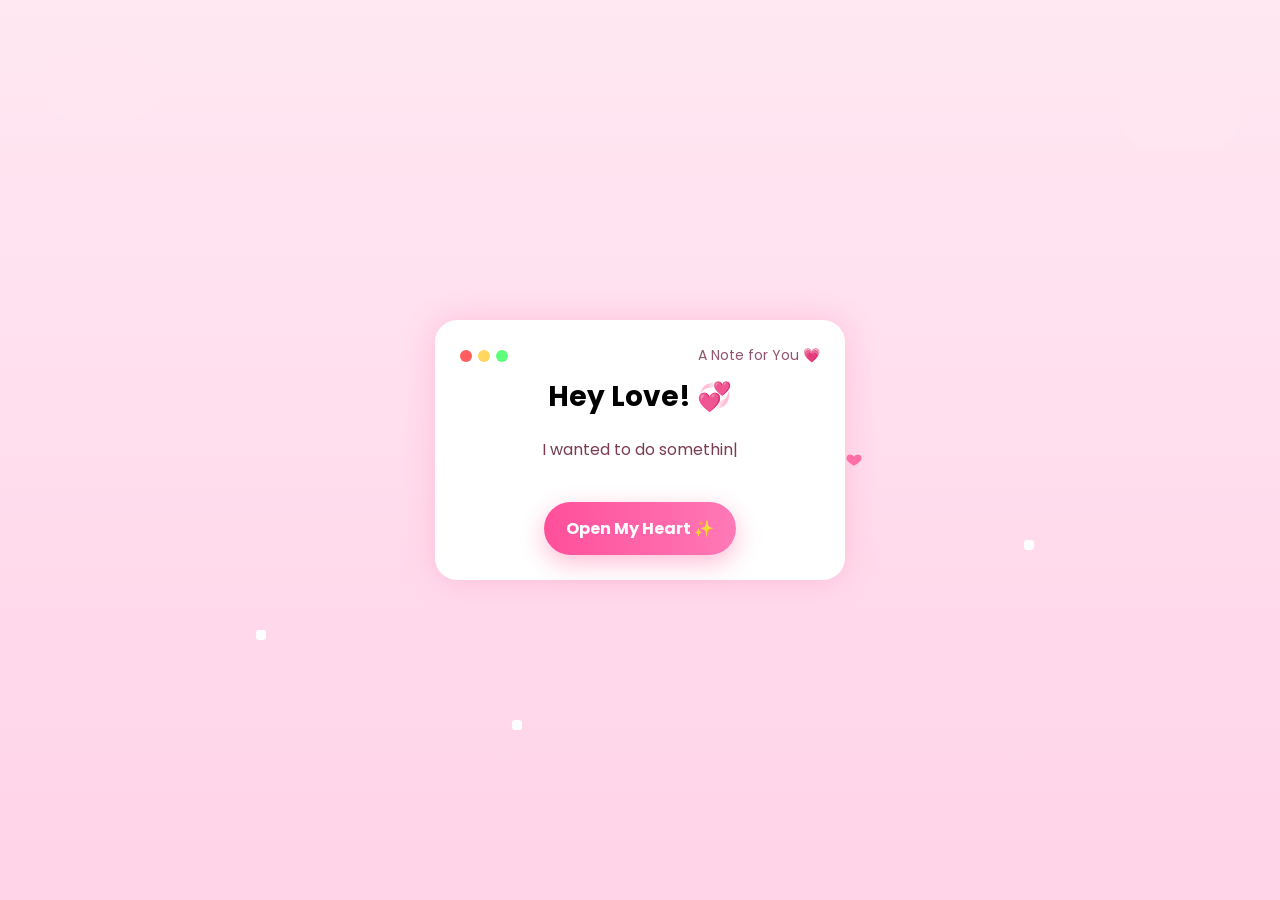
<file: index.html>
<!doctype html>
<html lang="en">
<head>
  <meta charset="utf-8">
  <title>Hey Love 💞</title>

  <link rel="stylesheet" href="page1.css">
  <link href="https://fonts.googleapis.com/css2?family=Nunito:wght@300;600;800&family=Poppins:wght@400;700&display=swap" rel="stylesheet">
</head>

<body>

<div class="background">
  <div class="cloud c1"></div>
  <div class="cloud c2"></div>
  <div class="star s1"></div>
  <div class="star s2"></div>
  <div class="star s3"></div>
</div>

<div class="card">
  <header class="head">
    <div class="dots">
      <span class="dot red"></span>
      <span class="dot yellow"></span>
      <span class="dot green"></span>
    </div>
    <span class="title">A Note for You 💗</span>
  </header>

  <h1 class="hero">Hey Love! 💞</h1>

  <p class="typing">
    <span id="typed"></span><span id="cursor">|</span>
  </p>

  <a href="page2.html" class="btn">Open My Heart ✨</a>

  
</div>

<div id="particles"></div>

<script src="page1.js"></script>
</body>
</html>
</file>
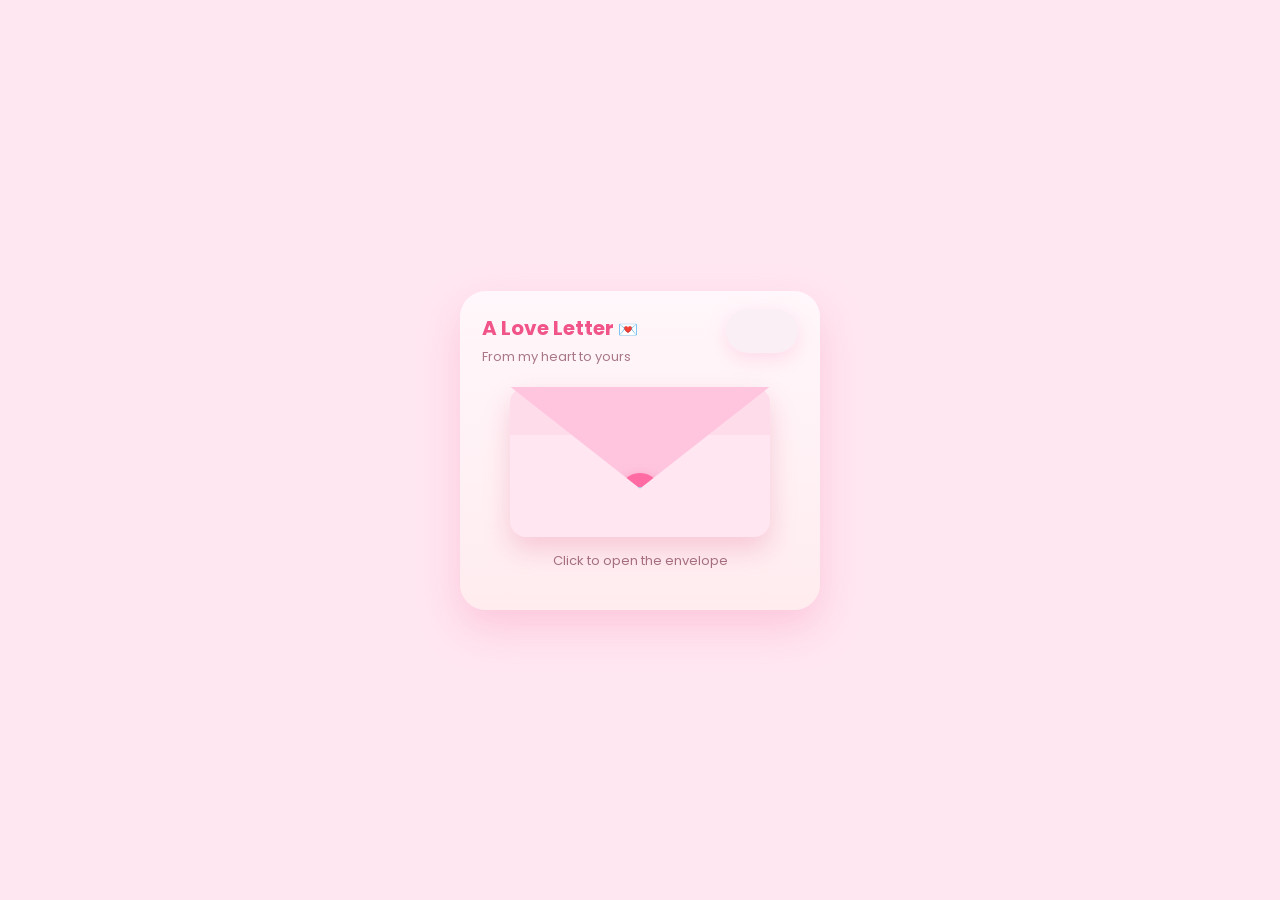
<file: page2.html>
<!doctype html>
<html lang="en">
<head>
  <meta charset="UTF-8">
  <title>A Love Letter 💌</title>
  <meta name="viewport" content="width=device-width, initial-scale=1">
  <link
    href="https://fonts.googleapis.com/css2?family=Poppins:wght@300;500;700&display=swap"
    rel="stylesheet"
  >
  <link rel="stylesheet" href="page2.css">
</head>
<body>

<div class="outer-card">

  <!-- header same on both states -->
  <header class="top-text">
    <h2>A Love Letter <span class="mini-heart">💌</span></h2>
    <p>From my heart to yours</p>
    <div class="cloud"></div>
  </header>

  <section class="content" id="contentBox">

    <!-- ============ ENVELOPE VIEW ============ -->
    <div class="envelope-view" id="envelopeView">
      <div class="envelope" id="envelopeClick">
        <div class="env-body"></div>
        <div class="env-flap">
          <div class="seal">💌</div>
        </div>
      </div>
      <p class="hint">Click to open the envelope</p>
    </div>

    <!-- ============ LETTER VIEW (hidden at start) ============ -->
    <div class="letter-view" id="letterView">
      <div class="letter-card">
        <div class="letter-header">
          <div class="left">
            <div class="circle-icon">💫</div>
            <span class="title">My Sweetest Love</span>
          </div>
          <div class="cat-pic">
            <!-- apni image laga sakta hai yaha -->
            <img src="cat.png" alt="Cat">
          </div>
        </div>

        <div class="letter-body">
          <p class="salute">My dearest love,</p>
          <p>
            Every moment with you feels like a beautiful dream that I never want
            to wake up from. I want you to know that you are the most precious
            person in my life. Every day with you is a gift, and I'm grateful
            for every second we share together. You make me want to be the best
            version of myself.
          </p>
        </div>

        <div class="seal-circle" id="nextButton">
          <div class="inner-heart">❤</div>
        </div>

      </div> <!-- .letter-card -->
    </div>   <!-- .letter-view -->

  </section>

</div>

<script src="page2.js"></script>
</body>
</html>
</file>
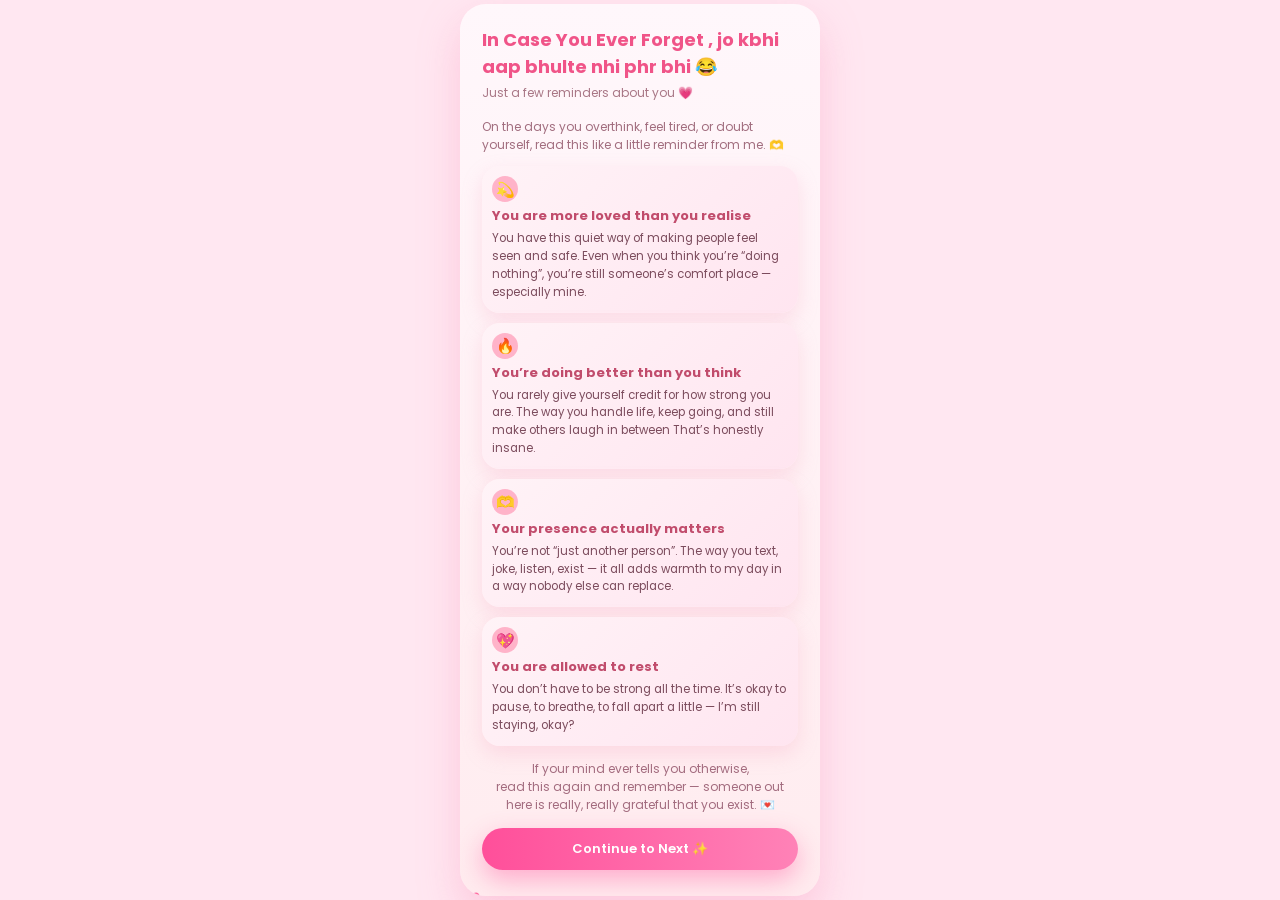
<file: page3.html>
<!doctype html>
<html lang="en">
<head>
  <meta charset="UTF-8">
  <title>In Case You Ever Forget 💫</title>
  <meta name="viewport" content="width=device-width, initial-scale=1">
  <link
    href="https://fonts.googleapis.com/css2?family=Poppins:wght@300;500;700&display=swap"
    rel="stylesheet"
  >
  <link rel="stylesheet" href="page3.css">
</head>
<body>

<div class="outer-card">

  <!-- header same theme -->
  <header class="top-text">
    <h2>In Case You Ever Forget ,
      jo kbhi aap bhulte nhi phr bhi 😂</h2>
    <p>Just a few reminders about you 💗</p>
    
  </header>

  <section class="content">
    <p class="intro-text">
      On the days you overthink, feel tired, or doubt yourself,
      read this like a little reminder from me. 🫶
    </p>

    <div class="reminder-list">
      <div class="reminder-card">
        <div class="icon-badge">💫</div>
        <h3>You are more loved than you realise</h3>
        <p>
          You have this quiet way of making people feel seen and safe.
          Even when you think you’re “doing nothing”, you’re still someone’s
          comfort place — especially mine.
        </p>
      </div>

      <div class="reminder-card">
        <div class="icon-badge">🔥</div>
        <h3>You’re doing better than you think</h3>
        <p>
          You rarely give yourself credit for how strong you are.
          The way you handle life, keep going, and still make others
          laugh in between That’s honestly insane.
        </p>
      </div>

      <div class="reminder-card">
        <div class="icon-badge">🫶</div>
        <h3>Your presence actually matters</h3>
        <p>
          You’re not “just another person”. The way you text, joke,
          listen, exist — it all adds warmth to my day in a way
          nobody else can replace.
        </p>
      </div>

      <div class="reminder-card">
        <div class="icon-badge">💖</div>
        <h3>You are allowed to rest</h3>
        <p>
          You don’t have to be strong all the time. It’s okay to pause,
          to breathe, to fall apart a little — I’m still staying, okay?
        </p>
      </div>
    </div>

    <p class="closing-text">
      If your mind ever tells you otherwise,<br>
      read this again and remember — someone out here is really,
      really grateful that you exist. 💌
    </p>
   

    <a href="page5.html" class="next-btn">Continue to Next ✨</a>
  </section>

    <!-- optional next button (you can change link later) -->
    <!-- <a href="page4.html" class="next-btn">Continue to Next ✨</a> -->
  </section>

  <div id="particles"></div>
</div>

<script src="page3.js"></script>
</body>
</html>
</file>
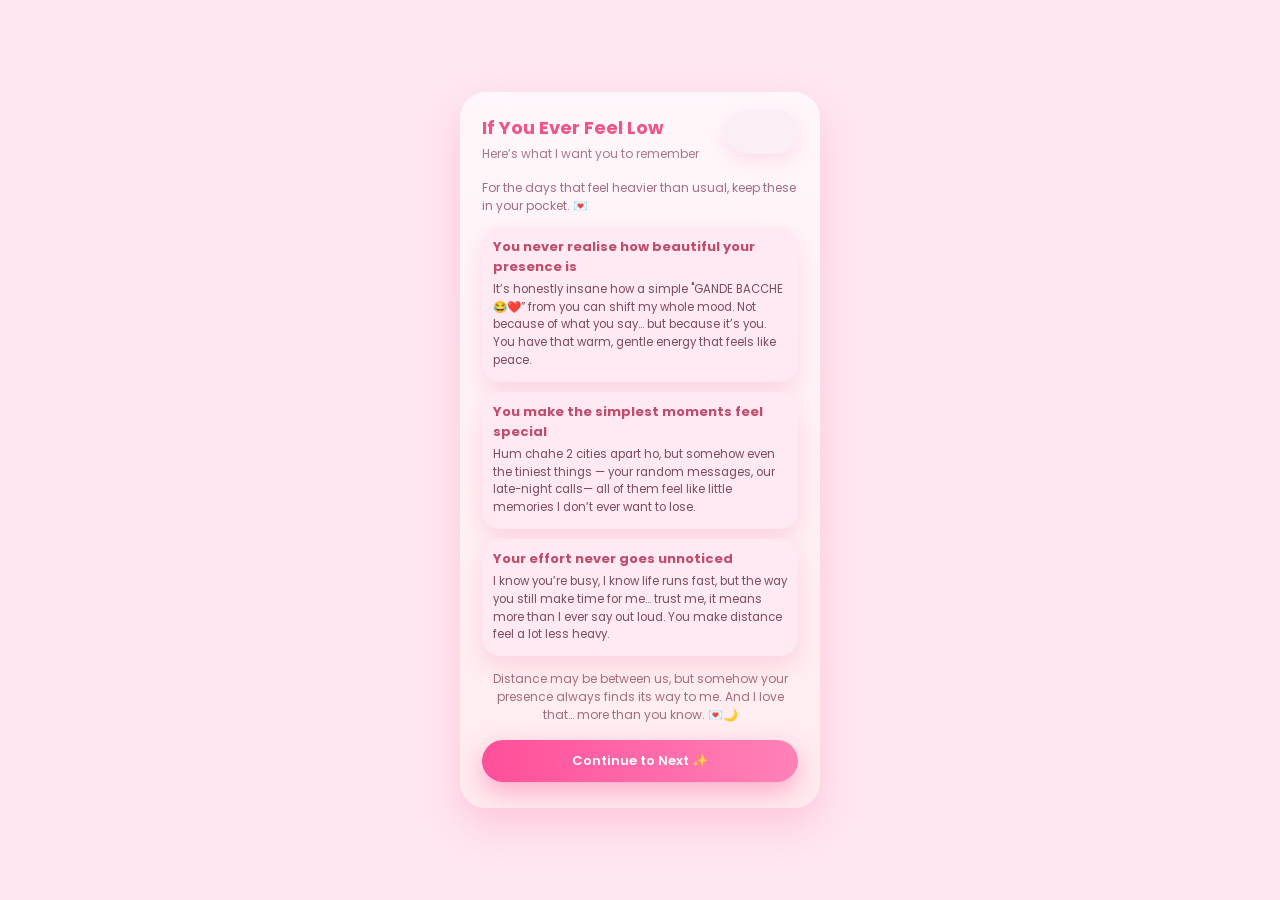
<file: page5.html>
<!doctype html>
<html lang="en">
<head>
  <meta charset="UTF-8">
  <title>If You Ever Feel Low 🌙</title>
  <meta name="viewport" content="width=device-width, initial-scale=1">
  <link
    href="https://fonts.googleapis.com/css2?family=Poppins:wght@300;500;700&display=swap"
    rel="stylesheet"
  >
  <link rel="stylesheet" href="page5.css">
</head>
<body>

<div class="outer-card">

  <header class="top-text">
    <h2>If You Ever Feel Low</h2>
    <p>Here’s what I want you to remember</p>
    <div class="cloud"></div>
  </header>

  <section class="content">
    <p class="intro-text">
      For the days that feel heavier than usual, keep these in your pocket. 💌
    </p>

    <div class="note-grid">
      <div class="note-card tilt-left">
        <h3>You never realise how beautiful your presence is</h3>
        <p>
          It’s honestly insane how a simple "GANDE BACCHE 😂❤️” from you can shift my whole mood.
Not because of what you say… but because it’s you.
You have that warm, gentle energy that feels like peace.
        </p>
      </div>

      <div class="note-card tilt-right">
        <h3>You make the simplest moments feel special</h3>
        <p>
          Hum chahe 2 cities apart ho,
but somehow even the tiniest things —
 your random messages,
our late-night calls—
all of them feel like little memories I don’t ever want to lose.
        </p>
      </div>

      <div class="note-card tilt-left">
        <h3>Your effort never goes unnoticed</h3>
        <p>
          I know you’re busy, I know life runs fast,
but the way you still make time for me…
trust me, it means more than I ever say out loud.
You make distance feel a lot less heavy.
        </p>
      </div>
    </div>

    <p class="closing-text">
      Distance may be between us,
but somehow your presence always finds its way to me.
And I love that… more than you know. 💌🌙
    </p>

    <a href="page6.html" class="next-btn">Continue to Next ✨</a>
  </section>

  <div id="particles"></div>
</div>

<script src="page5.js"></script>
</body>
</html>
</file>
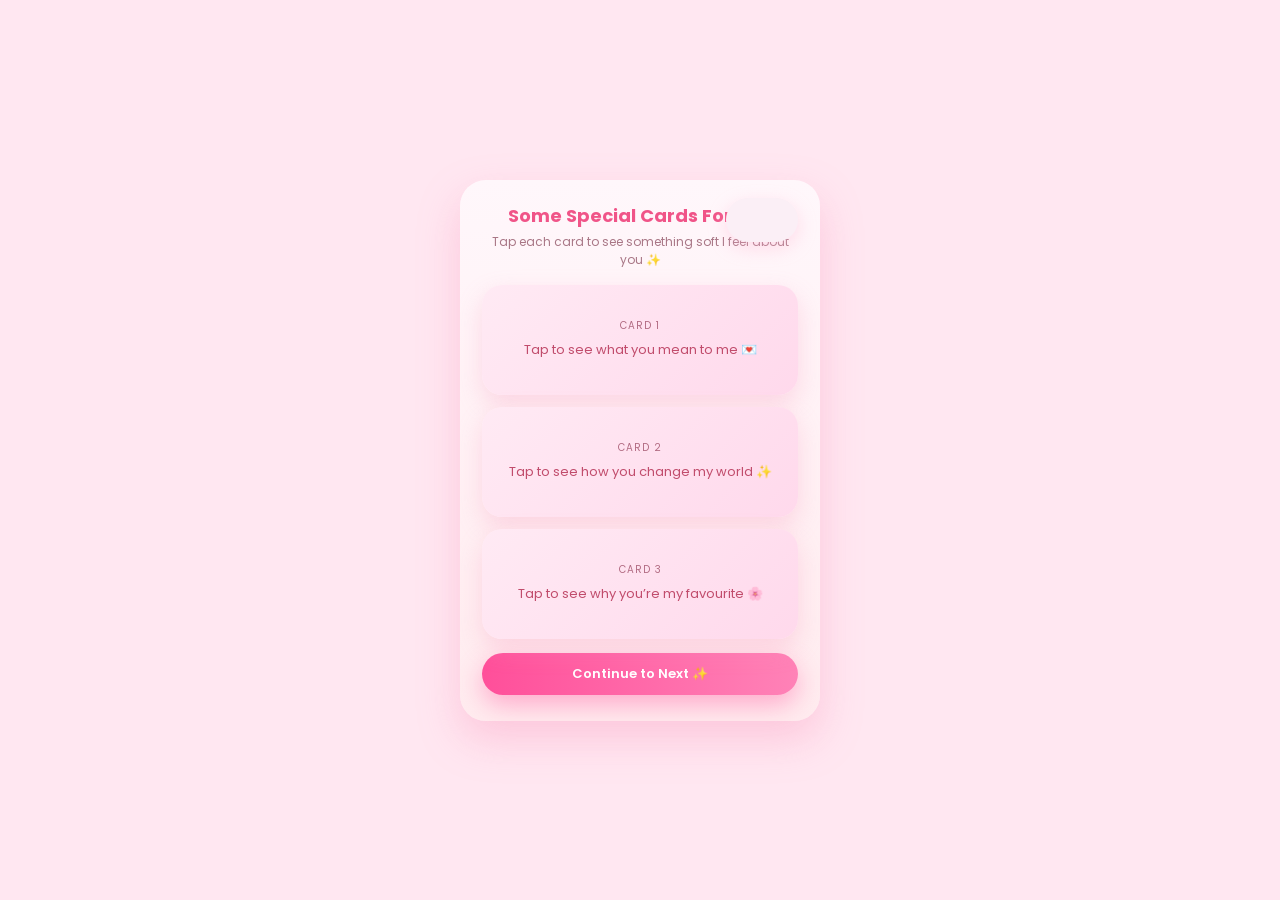
<file: page6.html>
<!doctype html>
<html lang="en">
<head>
  <meta charset="UTF-8">
  <title>Some Special Cards For You 💌</title>
  <meta name="viewport" content="width=device-width, initial-scale=1">
  <link
    href="https://fonts.googleapis.com/css2?family=Poppins:wght@300;500;700&display=swap"
    rel="stylesheet"
  >
  <link rel="stylesheet" href="page6.css">
</head>
<body>

<div class="outer-card">

  <header class="top-text">
    <h2>Some Special Cards For <span class="you-highlight">You</span></h2>
    <p>Tap each card to see something soft I feel about you ✨</p>
    <div class="cloud"></div>
  </header>

  <section class="content">

    <div class="cards">

      <!-- CARD 1 -->
      <div class="flip-card">
        <div class="flip-inner">
          <div class="flip-face flip-front">
            <span class="small-label">Card 1</span>
            <p>Tap to see what you mean to me 💌</p>
          </div>
          <div class="flip-face flip-back">
            <p>
              You’re the kind of memory I never want to lose – soft, safe
              and always a little brighter than the rest. <br><br>
              You’re my favourite thought at the end of a long day. ❤️
            </p>
            <span class="hint">Tap to flip back</span>
          </div>
        </div>
      </div>

      <!-- CARD 2 -->
      <div class="flip-card">
        <div class="flip-inner">
          <div class="flip-face flip-front">
            <span class="small-label">Card 2</span>
            <p>Tap to see how you change my world ✨</p>
          </div>
          <div class="flip-face flip-back">
            <p>
              Being with you doesn’t feel like drama or fireworks –
              it feels like coming home after a long day. <br><br>
              Quiet, warm and exactly where I want to be.
              You’re that kind of comfort for me. ✨
            </p>
            <span class="hint">Tap to flip back</span>
          </div>
        </div>
      </div>

      <!-- CARD 3 -->
      <div class="flip-card">
        <div class="flip-inner">
          <div class="flip-face flip-front">
            <span class="small-label">Card 3</span>
            <p>Tap to see why you’re my favourite 🌸</p>
          </div>
          <div class="flip-face flip-back">
            <p>
              I don’t know what the future looks like, but the idea of “us”
              in it feels right in a way I can’t fully explain. <br><br>
              Somewhere between our jokes and late-night talks, you became
              my favourite person. 🌷
            </p>
            <span class="hint">Tap to flip back</span>
          </div>
        </div>
      </div>

    </div>

    <a href="page7.html" class="next-btn">Continue to Next ✨</a>
  </section>

  <div id="particles"></div>
</div>

<script src="page6.js"></script>
</body>
</html>
</file>
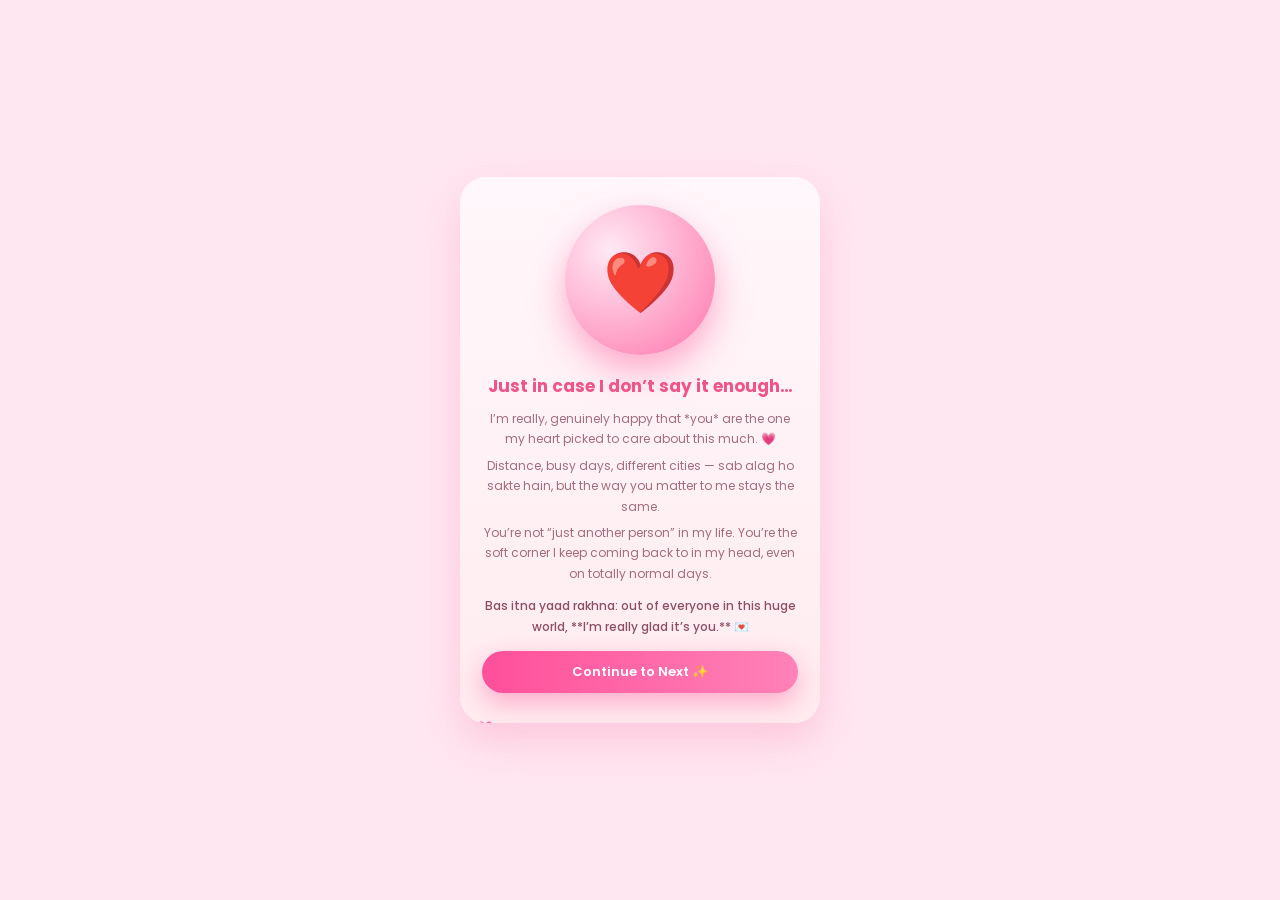
<file: page7.html>
<!doctype html>
<html lang="en">
<head>
  <meta charset="UTF-8">
  <title>From My Heart To You 💌</title>
  <meta name="viewport" content="width=device-width, initial-scale=1">
  <link
    href="https://fonts.googleapis.com/css2?family=Poppins:wght@300;500;700&display=swap"
    rel="stylesheet"
  >
  <link rel="stylesheet" href="page7.css">
</head>
<body>

<div class="outer-card">

  <section class="content">
    <div class="big-heart">
  <div class="heart-circle">
    <div class="heart-emoji">❤️</div>
  </div>
</div>



    <h2 class="title">Just in case I don’t say it enough…</h2>

    <p class="line">
      I’m really, genuinely happy that *you* are the one my heart picked
      to care about this much. 💗
    </p>

    <p class="line">
      Distance, busy days, different cities — sab alag ho sakte hain,
      but the way you matter to me stays the same.
    </p>

    <p class="line">
      You’re not “just another person” in my life.  
      You’re the soft corner I keep coming back to in my head,
      even on totally normal days.
    </p>

    <p class="line last">
      Bas itna yaad rakhna:  
      out of everyone in this huge world,  
      **I’m really glad it’s you.** 💌
    </p>

    <a href="page8.html" class="next-btn">Continue to Next ✨</a>
  </section>

  <div id="particles"></div>
</div>

<script src="page7.js"></script>
</body>
</html>
</file>
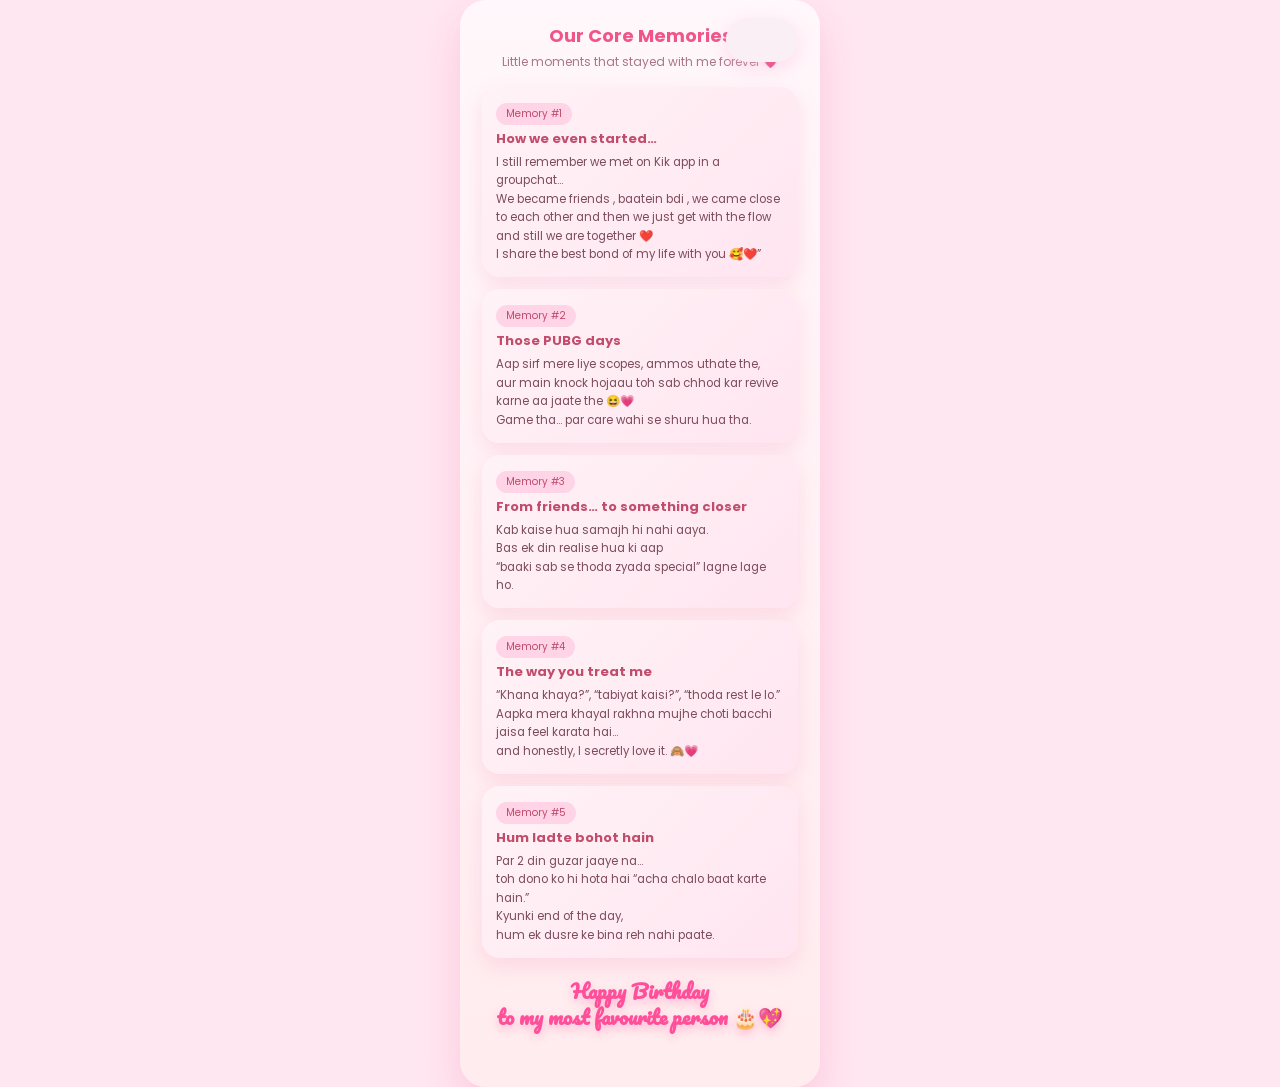
<file: page8.html>
<!doctype html>
<html lang="en">
<head>
  <meta charset="UTF-8">
  <title>Our Core Memories 💫</title>
  <meta name="viewport" content="width=device-width, initial-scale=1">
  <!-- Fonts -->
  <link href="https://fonts.googleapis.com/css2?family=Poppins:wght@300;500;700&family=Pacifico&display=swap" rel="stylesheet">

  <style>
    *{box-sizing:border-box;}
    body{
      margin:0;
      min-height:100vh;
      display:flex;
      justify-content:center;
      align-items:center;
      background:#ffe7f1;
      font-family:'Poppins',sans-serif;
    }

    /* main card */
    .outer-card{
      width:360px;
      max-width:92vw;
      border-radius:26px;
      padding:22px 22px 40px;
      background:linear-gradient(180deg,#fff7fb,#ffecef);
      box-shadow:0 18px 40px rgba(250,140,180,0.35);
      position:relative;
      overflow:hidden;
    }

    /* header */
    .top-text{
      position:relative;
      margin-bottom:16px;
      text-align:center;
    }
    .top-text h2{
      margin:0;
      font-size:18px;
      color:#f05488;
    }
    .top-text p{
      margin:4px 0 0;
      font-size:12px;
      color:#a97786;
    }
    .cloud{
      position:absolute;
      width:72px;height:44px;
      background:#fbeff6;
      border-radius:40px;
      right:0;top:-4px;
      box-shadow:0 6px 18px rgba(255,180,210,0.4);
    }

    .content{
      position:relative;
      z-index:2;
    }

    .mem-list{
      display:flex;
      flex-direction:column;
      gap:12px;
    }

    .mem-card{
      background:linear-gradient(135deg,#fff3f7,#ffe5f0);
      border-radius:18px;
      padding:12px 14px 14px;
      box-shadow:0 8px 20px rgba(245,150,185,0.25);
      opacity:0;
      transform:translateY(20px);
      transition:opacity .5s ease, transform .5s ease;
    }
    .mem-card.show{
      opacity:1;
      transform:translateY(0);
    }

    .tag{
      display:inline-block;
      font-size:10px;
      padding:3px 10px;
      border-radius:999px;
      background:#ffd4e6;
      color:#c04a6c;
      margin-bottom:4px;
    }

    .mem-card h3{
      margin:0 0 4px;
      font-size:13px;
      color:#c14c6c;
    }
    .mem-card p{
      margin:0;
      font-size:11.5px;
      line-height:1.6;
      color:#7c4c5d;
    }

    /* Birthday text */
    .birthday-text{
      margin-top:20px;
      font-family:'Pacifico', cursive;
      font-size:20px;
      color:#ff4f9a;
      text-align:center;
      line-height:1.3;
      text-shadow:0 4px 10px rgba(255,110,166,0.35);
    }

    /* floating hearts */
    #particles{
      position:absolute;
      inset:0;
      pointer-events:none;
      overflow:hidden;
      z-index:1;
    }
    .p-heart{
      position:absolute;
      width:18px;height:18px;
      animation:rise 7s linear infinite;
    }
    @keyframes rise{
      0%{opacity:0;transform:translateY(10px) scale(.8);}
      15%{opacity:0.9;}
      100%{opacity:0;transform:translateY(-260px) scale(1.1);}
    }
  </style>
</head>
<body>

<div class="outer-card">

  <header class="top-text">
    <h2>Our Core Memories</h2>
    <p>Little moments that stayed with me forever 💗</p>
    <div class="cloud"></div>
  </header>

  <section class="content">

    <div class="mem-list">

      <div class="mem-card">
        <div class="tag">Memory #1</div>
        <h3>How we even started…</h3>
        <p>
          I still remember we met on Kik app in a groupchat…<br>
          We became friends , baatein bdi , we came close to each other and then we just get with the flow and still we are together ❤️<br>
          I share the best bond of my life with you 🥰❤️”
        </p>
      </div>

      <div class="mem-card">
        <div class="tag">Memory #2</div>
        <h3>Those PUBG days</h3>
        <p>
          Aap sirf mere liye scopes, ammos uthate the,<br>
          aur main knock hojaau toh sab chhod kar revive karne aa jaate the 😆💗<br>
          Game tha… par care wahi se shuru hua tha.
        </p>
      </div>

      <div class="mem-card">
        <div class="tag">Memory #3</div>
        <h3>From friends… to something closer</h3>
        <p>
          Kab kaise hua samajh hi nahi aaya.<br>
          Bas ek din realise hua ki aap<br>
          “baaki sab se thoda zyada special” lagne lage ho.
        </p>
      </div>

      <div class="mem-card">
        <div class="tag">Memory #4</div>
        <h3>The way you treat me</h3>
        <p>
          “Khana khaya?”, “tabiyat kaisi?”, “thoda rest le lo.”<br>
          Aapka mera khayal rakhna mujhe choti bacchi jaisa feel karata hai…<br>
          and honestly, I secretly love it. 🙈💗
        </p>
      </div>

      <div class="mem-card">
        <div class="tag">Memory #5</div>
        <h3>Hum ladte bohot hain</h3>
        <p>
          Par 2 din guzar jaaye na…<br>
          toh dono ko hi hota hai “acha chalo baat karte hain.”<br>
          Kyunki end of the day,<br>
          hum ek dusre ke bina reh nahi paate.
        </p>
      </div>

    </div>

    <h2 class="birthday-text">
      Happy Birthday<br>to my most favourite person 🎂💖
    </h2>

  </section>

  <div id="particles"></div>
</div>

<script>
  document.addEventListener("DOMContentLoaded", () => {
    const cards = document.querySelectorAll(".mem-card");
    cards.forEach((card, index) => {
      setTimeout(() => card.classList.add("show"), 200 + index * 250);
    });

    const root = document.getElementById("particles");

    function spawnHearts(count = 3){
      if(!root) return;
      for(let i=0;i<count;i++){
        const el = document.createElement("div");
        el.className = "p-heart";
        el.innerHTML = `
          <svg viewBox="0 0 24 24" width="18" height="18">
            <path fill="#ff6fa5"
              d="M12 21s-7-4-9-7c-4-6 4-12 9-5 5-7 13-1 9 5-2 3-9 7-9 7z"/>
          </svg>`;
        el.style.left = Math.random()*90 + "%";
        el.style.bottom = (-10 - Math.random()*40) + "px";
        const dur = 5.5 + Math.random()*2.5;
        el.style.animationDuration = dur + "s";
        root.appendChild(el);
        setTimeout(()=>el.remove(), (dur+1)*1000);
      }
    }

    spawnHearts(8);
    setInterval(()=>spawnHearts(3), 3400);
  });
</script>

</body>
</html>
</file>
<file: page1.css>
body {
  margin: 0;
  font-family: 'Poppins', sans-serif;
  height: 100vh;
  display: flex;
  justify-content: center;
  align-items: center;
  background: linear-gradient(#ffe8f2, #ffd3e8);
  overflow: hidden;
}

/* Background clouds + stars */
.cloud {
  width: 120px; height: 70px;
  background: #ffe6f1;
  border-radius: 50px;
  filter: blur(1px);
  position: absolute;
}
.c1 { top: 50px; left: 40px; }
.c2 { top: 80px; right: 40px; }

.star {
  width: 10px; height: 10px;
  background: white;
  border-radius: 3px;
  position: absolute;
  animation: blink 2s infinite;
}
.s1 { left: 20%; top: 70%; }
.s2 { left: 40%; top: 80%; }
.s3 { left: 80%; top: 60%; }

@keyframes blink {
  50% { opacity: 0.2; }
}

/* Main card */
.card {
  width: 360px;
  padding: 25px;
  background: white;
  border-radius: 22px;
  box-shadow: 0 0 30px rgba(255, 100, 160, 0.25);
  text-align: center;
  position: relative;
}

/* Mac dots */
.dots { display: flex; gap: 6px; }
.dot { width: 12px; height: 12px; border-radius: 50%; }
.red { background: #ff5e5e; }
.yellow { background: #ffd75e; }
.green { background: #5eff7c; }

.head { display: flex; justify-content: space-between; align-items: center; }

.title {
  font-size: 14px;
  color: #90546c;
}

/* Hero heading */
.hero {
  margin-top: 10px;
  font-size: 28px;
}

/* Typing text */
.typing {
  min-height: 40px;
  color: #7a3d4f;
}

#cursor {
  animation: blinkCursor 0.7s infinite;
}

@keyframes blinkCursor {
  50% { opacity: 0; }
}

/* Button */
.btn {
  display: block;
  width: max-content;
  margin: 25px auto 0;
  padding: 14px 22px;
  background: linear-gradient(90deg, #ff4f9a, #ff79b7);
  color: white;
  text-decoration: none;
  border-radius: 40px;
  font-weight: 700;
  box-shadow: 0 8px 25px rgba(255, 40, 120, 0.3);
  transition: 0.3s;
}
.btn:hover {
  transform: scale(1.05);
}

/* Kitty sticker */
.kitty {
  width: 80px;
  position: absolute;
  bottom: -10px;
  left: -10px;
  animation: float 3s infinite;
}

@keyframes float {
  0% { transform: translateY(0); }
  50% { transform: translateY(-8px); }
  100% { transform: translateY(0); }
}

/* Heart particles */
#particles svg {
  position: absolute;
  width: 18px;
  height: 18px;
  animation: rise 6s linear infinite;
}

@keyframes rise {
  0% { opacity: 0; transform: translateY(0); }
  10% { opacity: 1; }
  100% { opacity: 0; transform: translateY(-500px); }
}
</file>
<file: page2.css>
* {
  box-sizing: border-box;
}

body {
  margin: 0;
  min-height: 100vh;
  display: flex;
  justify-content: center;
  align-items: center;
  background: #ffe7f1;
  font-family: 'Poppins', sans-serif;
}

/* big rounded card */
.outer-card {
  width: 360px;
  max-width: 92vw;
  border-radius: 26px;
  padding: 22px 22px 26px;
  background: linear-gradient(180deg, #fff7fb, #ffecef);
  box-shadow: 0 18px 40px rgba(250, 140, 180, 0.35);
  position: relative;
}

/* top heading */
.top-text {
  position: relative;
  margin-bottom: 20px;
}

.top-text h2 {
  margin: 0;
  font-size: 20px;
  color: #f05488;
}

.top-text p {
  margin: 4px 0 0;
  font-size: 13px;
  color: #a97786;
}

.mini-heart {
  font-size: 16px;
}

.cloud {
  position: absolute;
  width: 72px;
  height: 44px;
  background: #fbeff6;
  border-radius: 40px;
  right: 0;
  top: -4px;
  box-shadow: 0 6px 18px rgba(255, 180, 210, 0.4);
}

/* shared content wrapper */
.content {
  width: 100%;
}

/* ---------- ENVELOPE VIEW ---------- */
.envelope-view {
  text-align: center;
}

.envelope {
  width: 260px;
  height: 150px;
  margin: 10px auto 14px;
  border-radius: 16px;
  background: #ffdce9;
  box-shadow: 0 12px 26px rgba(230, 120, 160, 0.32);
  position: relative;
  cursor: pointer;
}

/* lower rectangle */
.env-body {
  position: absolute;
  inset: 32% 0 0 0;
  background: #ffe6f0;
  border-radius: 0 0 16px 16px;
}

/* upper triangle flap */
.env-flap {
  position: absolute;
  inset: 0;
  background: #ffc5df;
  clip-path: polygon(0 0, 100% 0, 50% 68%);
  display: flex;
  align-items: flex-end;
  justify-content: center;
  padding-bottom: 22px;
}

.seal {
  width: 42px;
  height: 42px;
  border-radius: 50%;
  background: #ff6ba2;
  box-shadow: 0 6px 14px rgba(222, 60, 120, 0.55);
  display: flex;
  justify-content: center;
  align-items: center;
  font-size: 20px;
  color: #fff;
}

.hint {
  font-size: 13px;
  color: #a26e7f;
}

/* ---------- LETTER VIEW ---------- */
.letter-view {
  display: none; /* hidden initially */
}

.letter-card {
  background: linear-gradient(180deg, #ffefd8, #ffe4d0);
  border-radius: 22px;
  padding: 18px 16px 20px;
  box-shadow: 0 10px 24px rgba(250, 180, 160, 0.3);
}

/* top bar */
.letter-header {
  display: flex;
  justify-content: space-between;
  align-items: center;
  margin-bottom: 14px;
}

.left {
  display: flex;
  align-items: center;
  gap: 8px;
}

.circle-icon {
  width: 24px;
  height: 24px;
  border-radius: 50%;
  background: #ffb3c9;
  display: flex;
  justify-content: center;
  align-items: center;
  font-size: 14px;
}

.title {
  font-size: 14px;
  font-weight: 600;
  color: #c45563;
}

/* cat image */
.cat-pic {
  width: 44px;
  height: 44px;
  border-radius: 14px;
  overflow: hidden;
}

.cat-pic img {
  width: 100%;
  height: 100%;
  object-fit: cover;
}

/* main text */
.letter-body {
  font-size: 13px;
  line-height: 1.6;
  color: #854d4e;
}

.salute {
  margin: 0 0 10px;
  color: #e06a7c;
  font-weight: 500;
}

/* seal bottom left */
.seal-area {
  margin-top: 18px;
  display: flex;
  justify-content: flex-start;
}

.seal-circle {
  width: 54px;
  height: 54px;
  border-radius: 50%;
  border: 2px solid rgba(237, 155, 165, 0.8);
  display: flex;
  align-items: center;
  justify-content: center;
  position: relative;
  cursor: pointer;
  transition: transform 0.2s ease;
}

.seal-circle::before {
  content: "";
  width: 44px;
  height: 44px;
  border-radius: 50%;
  border: 1px dashed rgba(237, 155, 165, 0.6);
  position: absolute;
}

.inner-heart {
  font-size: 18px;
  color: #e57486;
}

/* when opened -> show letter, hide envelope */
.content.opened .envelope-view {
  display: none;
}

.content.opened .letter-view {
  display: block;
  animation: fadeUp 0.6s ease-out;
}

@keyframes fadeUp {
  0% {
    opacity: 0;
    transform: translateY(16px);
  }
  100% {
    opacity: 1;
    transform: translateY(0);
  }
}

.seal-circle:hover {
  transform: scale(1.08);
}
</file>
<file: page3.css>
*{box-sizing:border-box;}
body{
  margin:0;
  min-height:100vh;
  display:flex;
  justify-content:center;
  align-items:center;
  background:#ffe7f1;
  font-family:'Poppins',sans-serif;
}

/* main card */
.outer-card{
  width:360px;
  max-width:92vw;
  border-radius:26px;
  padding:22px 22px 26px;
  background:linear-gradient(180deg,#fff7fb,#ffecef);
  box-shadow:0 18px 40px rgba(250,140,180,0.35);
  position:relative;
  overflow:hidden;
}

/* header */
.top-text{
  position:relative;
  margin-bottom:16px;
}
.top-text h2{
  margin:0;
  font-size:18px;
  color:#f05488;
}
.top-text p{
  margin:4px 0 0;
  font-size:12px;
  color:#a97786;
}
.cloud{
  position:absolute;
  width:72px;height:44px;
  background:#fbeff6;
  border-radius:40px;
  right:0;top:-4px;
  box-shadow:0 6px 18px rgba(255,180,210,0.4);
}

/* content */
.content{
  position:relative;
  z-index:2;
}

.intro-text{
  font-size:12px;
  color:#a26e7f;
  margin:0 0 12px;
}

/* reminder cards list */
.reminder-list{
  display:flex;
  flex-direction:column;
  gap:10px;
}

/* each card */
.reminder-card{
  background:linear-gradient(135deg,#fff3f7,#ffe5f0);
  border-radius:18px;
  padding:10px 10px 11px;
  box-shadow:0 8px 20px rgba(245,150,185,0.25);
  opacity:0;
  transform:translateY(18px) scale(.98);
  transition:opacity .45s ease, transform .45s ease;
}
.reminder-card.show{
  opacity:1;
  transform:translateY(0) scale(1);
}

.icon-badge{
  width:26px;height:26px;
  border-radius:999px;
  background:#ffb3c9;
  display:flex;
  align-items:center;
  justify-content:center;
  margin-bottom:4px;
  font-size:15px;
}

.reminder-card h3{
  margin:0 0 4px;
  font-size:13px;
  color:#c14c6c;
}
.reminder-card p{
  margin:0;
  font-size:11.5px;
  line-height:1.55;
  color:#7c4c5d;
}

/* closing line */
.closing-text{
  margin-top:14px;
  font-size:12px;
  color:#a36c7f;
  text-align:center;
}

.next-btn{
  display:block;
  margin:14px auto 0;
  width:100%;
  text-align:center;
  padding:11px 0;
  border-radius:999px;
  text-decoration:none;
  background:linear-gradient(90deg,#ff4f9a,#ff82b7);
  color:#fff;
  font-weight:600;
  font-size:13px;
  box-shadow:0 10px 26px rgba(255,90,160,0.45);
}


/* floating heart particles */
#particles{
  position:absolute;
  inset:0;
  pointer-events:none;
  overflow:hidden;
  z-index:1;
}
.p-heart{
  position:absolute;
  width:18px;
  height:18px;
  animation:rise 7s linear infinite;
}
@keyframes rise{
  0%{opacity:0;transform:translateY(10px) scale(.8);}
  15%{opacity:0.9;}
  100%{opacity:0;transform:translateY(-260px) scale(1.1);}
}
</file>
<file: page5.css>
*{box-sizing:border-box;}
body{
  margin:0;
  min-height:100vh;
  display:flex;
  justify-content:center;
  align-items:center;
  background:#ffe7f1;
  font-family:'Poppins',sans-serif;
}

.outer-card{
  width:360px;
  max-width:92vw;
  border-radius:26px;
  padding:22px 22px 26px;
  background:linear-gradient(180deg,#fff7fb,#ffecef);
  box-shadow:0 18px 40px rgba(250,140,180,0.35);
  position:relative;
  overflow:hidden;
}

.top-text{
  position:relative;
  margin-bottom:16px;
}
.top-text h2{
  margin:0;
  font-size:18px;
  color:#f05488;
}
.top-text p{
  margin:4px 0 0;
  font-size:12px;
  color:#a97786;
}
.cloud{
  position:absolute;
  width:72px;height:44px;
  background:#fbeff6;
  border-radius:40px;
  right:0;top:-4px;
  box-shadow:0 6px 18px rgba(255,180,210,0.4);
}

.content{position:relative;z-index:2;}

.intro-text{
  font-size:12px;
  color:#a26e7f;
  margin:0 0 12px;
}

/* sticky note style */
.note-grid{
  display:flex;
  flex-direction:column;
  gap:10px;
}

.note-card{
  background:#ffe9f2;
  border-radius:18px;
  padding:10px 11px 12px;
  box-shadow:0 10px 22px rgba(245,150,185,0.3);
  opacity:0;
  transform:translateY(18px) scale(.98);
  transition:opacity .45s ease, transform .45s ease;
}
.note-card.show{
  opacity:1;
  transform:translateY(0) scale(1);
}

.tilt-left{transform-origin:left center;}
.tilt-right{transform-origin:right center;}

.note-card h3{
  margin:0 0 4px;
  font-size:13px;
  color:#c14c6c;
}
.note-card p{
  margin:0;
  font-size:11.5px;
  line-height:1.55;
  color:#7c4c5d;
}

.closing-text{
  margin-top:14px;
  font-size:12px;
  color:#a36c7f;
  text-align:center;
}

.next-btn{
  display:block;
  margin:16px auto 0;
  width:100%;
  text-align:center;
  padding:11px 0;
  border-radius:999px;
  text-decoration:none;
  background:linear-gradient(90deg,#ff4f9a,#ff82b7);
  color:#fff;
  font-weight:600;
  font-size:13px;
  box-shadow:0 10px 26px rgba(255,90,160,0.45);
}

/* hearts */
#particles{
  position:absolute;
  inset:0;
  pointer-events:none;
  overflow:hidden;
  z-index:1;
}
.p-heart{
  position:absolute;
  width:18px;height:18px;
  animation:rise 7s linear infinite;
}
@keyframes rise{
  0%{opacity:0;transform:translateY(10px) scale(.8);}
  15%{opacity:0.9;}
  100%{opacity:0;transform:translateY(-260px) scale(1.1);}
}
</file>
<file: page6.css>
*{box-sizing:border-box;}
body{
  margin:0;
  min-height:100vh;
  display:flex;
  justify-content:center;
  align-items:center;
  background:#ffe7f1;
  font-family:'Poppins',sans-serif;
}

.outer-card{
  width:360px;
  max-width:92vw;
  border-radius:26px;
  padding:22px 22px 26px;
  background:linear-gradient(180deg,#fff7fb,#ffecef);
  box-shadow:0 18px 40px rgba(250,140,180,0.35);
  position:relative;
  overflow:hidden;
}

.top-text{
  position:relative;
  margin-bottom:16px;
  text-align:center;
}
.top-text h2{
  margin:0;
  font-size:18px;
  color:#f05488;
}
.you-highlight{
  color:#ff4f9a;
}
.top-text p{
  margin:4px 0 0;
  font-size:12px;
  color:#a97786;
}
.cloud{
  position:absolute;
  width:72px;height:44px;
  background:#fbeff6;
  border-radius:40px;
  right:0;top:-4px;
  box-shadow:0 6px 18px rgba(255,180,210,0.4);
}

.content{
  position:relative;
  z-index:2;
}

.cards{
  display:flex;
  flex-direction:column;
  gap:12px;
}

/* flip cards */
.flip-card{
  perspective:1000px;
  cursor:pointer;
}

.flip-inner{
  position:relative;
  width:100%;
  border-radius:20px;
  transform-style:preserve-3d;
  transition:transform .55s ease;
  box-shadow:0 10px 24px rgba(245,150,185,0.3);
  background:transparent;
}

.flip-card.flipped .flip-inner{
  transform:rotateY(180deg);
}

.flip-face{
  position:relative;
  padding:16px 16px 18px;
  min-height:110px;
  border-radius:20px;
  backface-visibility:hidden;
  display:flex;
  flex-direction:column;
  justify-content:center;
  text-align:center;
}

/* front */
.flip-front{
  background:linear-gradient(135deg,#ffeaf4,#ffd9ec);
  color:#c14c6c;
}
.flip-front p{
  margin:6px 0 0;
  font-size:13px;
}
.small-label{
  font-size:10px;
  text-transform:uppercase;
  letter-spacing:1px;
  color:#b26b82;
}

/* back */
.flip-back{
  position:absolute;
  inset:0;
  transform:rotateY(180deg);
  background:linear-gradient(135deg,#fff3f8,#ffe6f1);
  color:#7c4c5d;
  font-size:12px;
  line-height:1.6;
}

.hint{
  margin-top:10px;
  font-size:11px;
  color:#b17084;
}

/* hearts */
#particles{
  position:absolute;
  inset:0;
  pointer-events:none;
  overflow:hidden;
  z-index:1;
}
.p-heart{
  position:absolute;
  width:18px;height:18px;
  animation:rise 7s linear infinite;
}
@keyframes rise{
  0%{opacity:0;transform:translateY(10px) scale(.8);}
  15%{opacity:0.9;}
  100%{opacity:0;transform:translateY(-260px) scale(1.1);}
}
.next-btn{
  display:block;
  margin:14px auto 0;
  width:100%;
  text-align:center;
  padding:11px 0;
  border-radius:999px;
  text-decoration:none;
  background:linear-gradient(90deg,#ff4f9a,#ff82b7);
  color:#fff;
  font-weight:600;
  font-size:13px;
  box-shadow:0 10px 26px rgba(255,90,160,0.45);
}
</file>
<file: page7.css>
*{box-sizing:border-box;}
body{
  margin:0;
  min-height:100vh;
  display:flex;
  justify-content:center;
  align-items:center;
  background:#ffe7f1;
  font-family:'Poppins',sans-serif;
}

/* main card */
.outer-card{
  width:360px;
  max-width:92vw;
  border-radius:26px;
  padding:28px 22px 30px;
  background:linear-gradient(180deg,#fff7fb,#ffecef);
  box-shadow:0 18px 40px rgba(250,140,180,0.35);
  position:relative;
  overflow:hidden;
}

.content{
  position:relative;
  z-index:2;
  text-align:center;
}

/* BIG HEART – simple, clean */
.big-heart{
  width:150px;
  height:150px;
  margin:0 auto 18px;
  display:flex;
  align-items:center;
  justify-content:center;
}

.heart-circle{
  width:100%;
  height:100%;
  border-radius:50%;
  background:radial-gradient(circle at 30% 30%, #ffe9f4, #ff75ac);
  box-shadow:0 16px 34px rgba(255,110,166,0.55);
  display:flex;
  align-items:center;
  justify-content:center;
  animation:
    heart-pop 0.9s ease-out forwards,
    heart-breathe 1.8s ease-in-out 0.9s infinite;
}

.heart-emoji{
  font-size:60px;
  transform:translateY(2px);
}

@keyframes heart-pop{
  0%  {transform:scale(0.3) translateY(10px);opacity:0;}
  60% {transform:scale(1.1) translateY(0);opacity:1;}
  100%{transform:scale(1) translateY(0);opacity:1;}
}

@keyframes heart-breathe{
  0%  {transform:scale(1);}
  50% {transform:scale(1.06);}
  100%{transform:scale(1);}
}

/* text */
.title{
  font-size:17px;
  color:#f05488;
  margin:4px 0 10px;
}

.line{
  font-size:12px;
  color:#a26e7f;
  line-height:1.7;
  margin:6px 0;
}
.last{
  margin-top:12px;
  font-weight:500;
  color:#8d4f67;
}

/* optional replay button */
.restart{
  display:inline-block;
  margin-top:16px;
  padding:8px 18px;
  border-radius:999px;
  background:#ffe1f0;
  color:#d25a86;
  text-decoration:none;
  font-size:12px;
  box-shadow:0 8px 20px rgba(250,150,190,0.4);
}

/* floating hearts background */
#particles{
  position:absolute;
  inset:0;
  pointer-events:none;
  overflow:hidden;
  z-index:1;
}
.p-heart{
  position:absolute;
  width:18px;height:18px;
  animation:rise 7s linear infinite;
}
@keyframes rise{
  0%{opacity:0;transform:translateY(10px) scale(.8);}
  15%{opacity:0.9;}
  100%{opacity:0;transform:translateY(-260px) scale(1.1);}
}
.next-btn{
  display:block;
  margin:14px auto 0;
  width:100%;
  text-align:center;
  padding:11px 0;
  border-radius:999px;
  text-decoration:none;
  background:linear-gradient(90deg,#ff4f9a,#ff82b7);
  color:#fff;
  font-weight:600;
  font-size:13px;
  box-shadow:0 10px 26px rgba(255,90,160,0.45);
}
</file>
